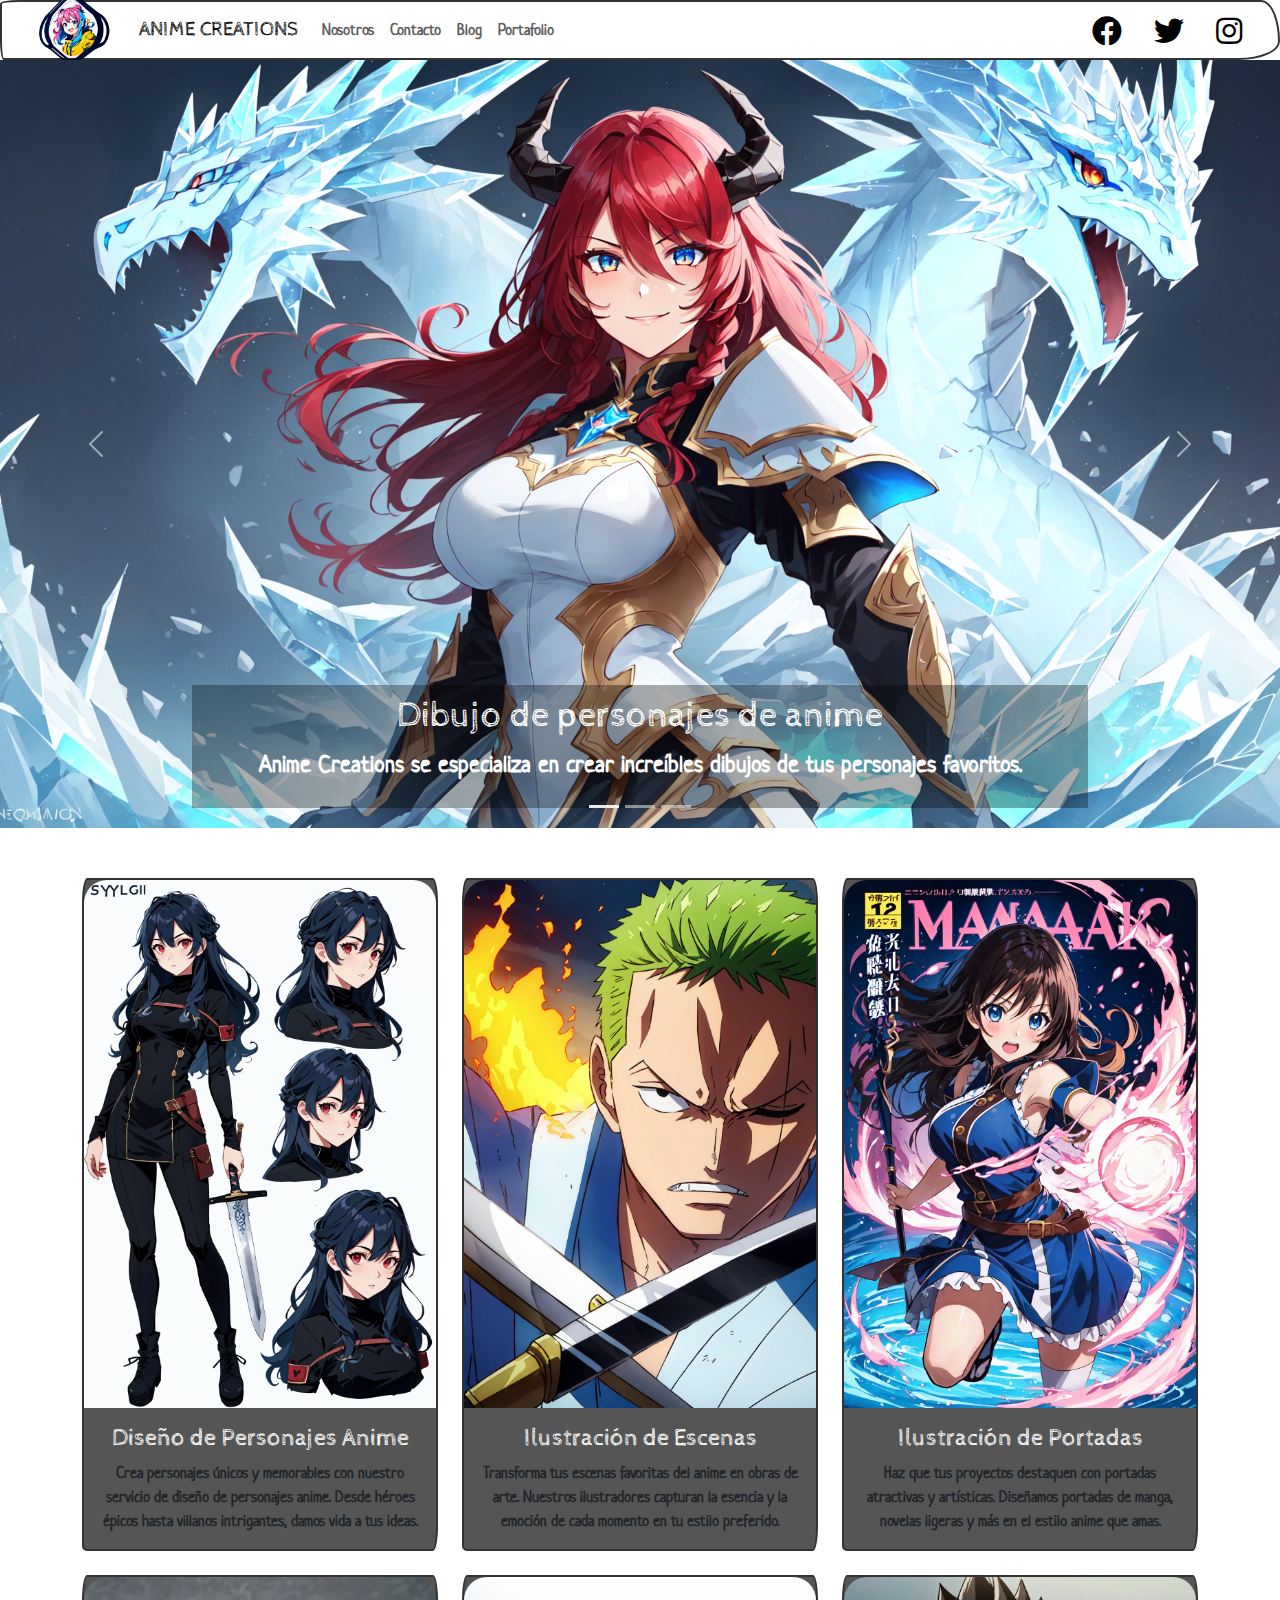
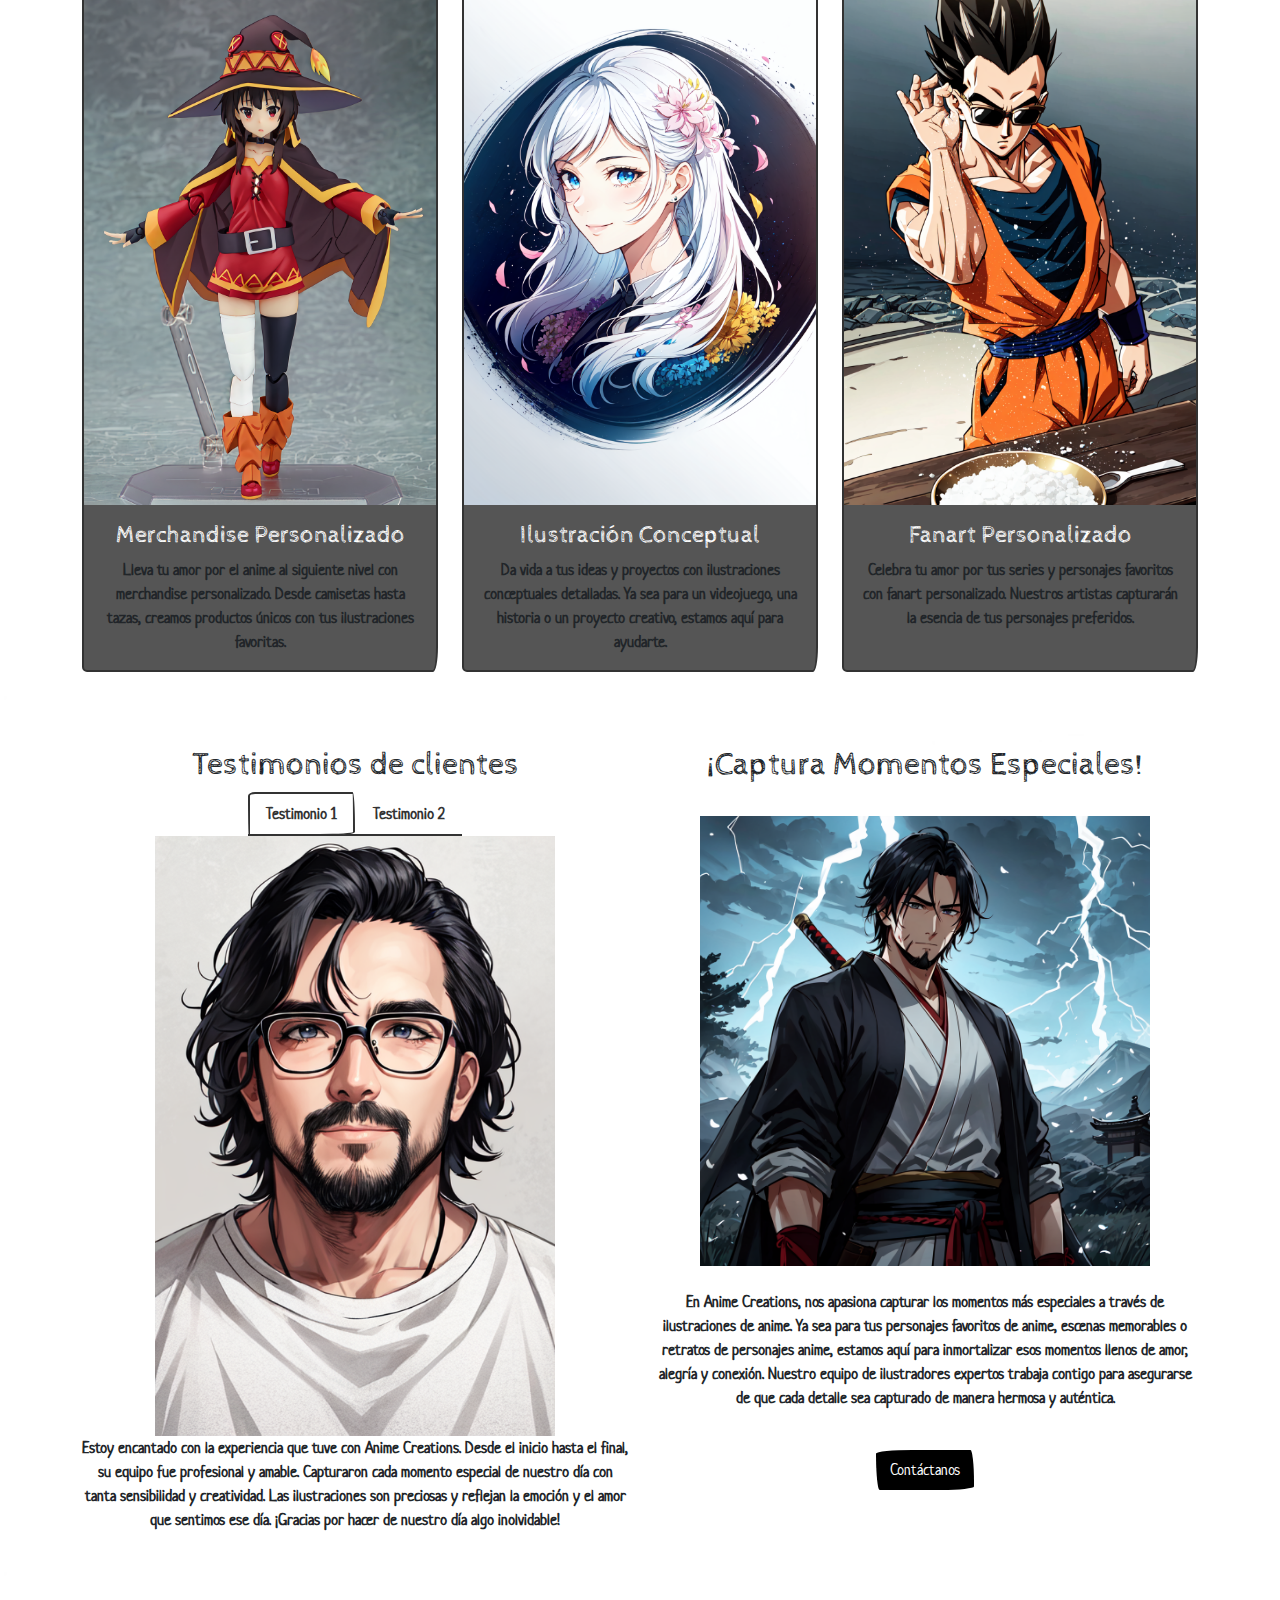
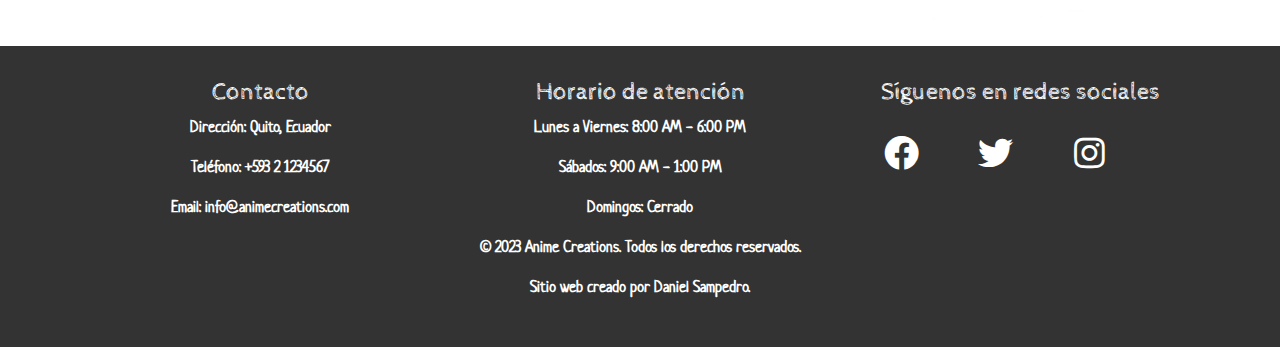
<file: index.html>
<!DOCTYPE html>
<html lang="en">

<head>
    <meta charset="UTF-8">
    <title>index</title>
    <link rel="stylesheet" href="styles/bootstrap.css">
    <link rel="stylesheet" href="https://cdnjs.cloudflare.com/ajax/libs/font-awesome/5.15.3/css/all.min.css">
    <link rel="icon" href="images/logo.png" type="image/x-icon">
    <link rel="stylesheet" href="styles/styles.css">
</head>
<body>
    <nav class="navbar navbar-expand-lg navbar-light bg-light">
        <div class="container-fluid">
            <a class="navbar-brand" href="index.html">
                <img src="images/logo.png" alt="Anime Creations" class="navbar-logo">
                ANIME CREATIONS
            </a>
            <button class="navbar-toggler" type="button" data-bs-toggle="collapse" data-bs-target="#navbarColor01" aria-controls="navbarColor01" aria-expanded="false" aria-label="Toggle navigation">
                <span class="navbar-toggler-icon"></span>
            </button>
            <div class="collapse navbar-collapse" id="navbarColor01">
                <ul class="navbar-nav me-auto justify-content-end">
                    <li class="nav-item">
                        <a class="nav-link" href="nosotros.html">Nosotros</a>
                    </li>
                    <li class="nav-item">
                        <a class="nav-link" href="contacto.html">Contacto</a>
                    </li>
                    <li class="nav-item">
                        <a class="nav-link" href="blog.html">Blog</a>
                    </li>
                    <li class="nav-item">
                        <a class="nav-link" href="portafolio.html">Portafolio</a>
                    </li>
                </ul>
                <ul class="navbar-nav ml-auto justify-content-end align-items-center lista">
                    <li>
                        <a href="#" class="nav-link me-3"><i class="fab fa-facebook"></i></a>
                    </li>
                    <li>
                        <a href="#" class="nav-link me-3"><i class="fab fa-twitter"></i></a>
                    </li>
                    <li>
                        <a href="#" class="nav-link me-3"><i class="fab fa-instagram"></i></a>
                    </li>
                </ul>
            </div>
        </div>
    </nav>
<div id="carouselExampleIndicators" class="carousel slide" data-bs-ride="carousel">
    <ol class="carousel-indicators">
        <li data-bs-target="#carouselExampleIndicators" data-bs-slide-to="0" class="active"></li>
        <li data-bs-target="#carouselExampleIndicators" data-bs-slide-to="1"></li>
        <li data-bs-target="#carouselExampleIndicators" data-bs-slide-to="2"></li>
    </ol>
    <div class="carousel-inner">
        <div class="carousel-item active">
            <img src="images/home1.png" class="d-block w-100 custom-img" alt="Dibujo de personajes de anime">
            <div class="carousel-caption d-none d-md-block">
                <div class="caption-content">
                    <h5>Dibujo de personajes de anime</h5>
                    <p>Anime Creations se especializa en crear increíbles dibujos de tus personajes favoritos.</p>
                </div>
            </div>
        </div>
        <div class="carousel-item">
            <img src="images/home2.png" class="d-block w-100 custom-img" alt="Dibujo de paisajes anime">
            <div class="carousel-caption d-none d-md-block">
                <div class="caption-content">
                    <h5>Dibujo de paisajes anime</h5>
                    <p>Explora nuestros paisajes anime detallados y sumérgete en mundos imaginarios.</p>
                </div>
            </div>
        </div>
        <div class="carousel-item">
            <img src="images/home3.png" class="d-block w-100 custom-img" alt="Dibujo de fanart">
            <div class="carousel-caption d-none d-md-block">
                <div class="caption-content">
                    <h5>Fanart inspirado en anime</h5>
                    <p>Descubre nuestra colección de fanart que rinde homenaje a tus series y personajes favoritos.</p>
                </div>
            </div>
        </div>
    </div>
    <a class="carousel-control-prev" href="#carouselExampleIndicators" role="button" data-bs-slide="prev">
        <span class="carousel-control-prev-icon" aria-hidden="true"></span>
        <span class="visually-hidden">Previous</span>
    </a>
    <a class="carousel-control-next" href="#carouselExampleIndicators" role="button" data-bs-slide="next">
        <span class="carousel-control-next-icon" aria-hidden="true"></span>
        <span class="visually-hidden">Next</span>
    </a>
</div>



<div class="divider">
    <img src="images/divss.jpg" alt="Imagen Divisoria">
</div>
<div class="container">
    <div class="row">
        <div class="col-md-4 mb-4">
            <div class="card bg-secondary h-100">
                <img src="images/home4.png" class="card-img-top" alt="Ilustración de Personajes de Anime">
                <div class="card-body text-center">
                    <h4 class="card-title">Diseño de Personajes Anime</h4>
                    <p class="card-text">Crea personajes únicos y memorables con nuestro servicio de diseño de personajes anime. Desde héroes épicos hasta villanos intrigantes, damos vida a tus ideas.</p>
                </div>
            </div>
        </div>
        <div class="col-md-4 mb-4">
            <div class="card bg-secondary h-100">
                <img src="images/home5.png" class="card-img-top" alt="Ilustración de Escenas de Anime">
                <div class="card-body text-center">
                    <h4 class="card-title">Ilustración de Escenas</h4>
                    <p class="card-text">Transforma tus escenas favoritas del anime en obras de arte. Nuestros ilustradores capturan la esencia y la emoción de cada momento en tu estilo preferido.</p>
                </div>
            </div>
        </div>
        <div class="col-md-4 mb-4">
            <div class="card bg-secondary h-100">
                <img src="images/home6.png" class="card-img-top" alt="Ilustración de Portadas Anime">
                <div class="card-body text-center">
                    <h4 class="card-title">Ilustración de Portadas</h4>
                    <p class="card-text">Haz que tus proyectos destaquen con portadas atractivas y artísticas. Diseñamos portadas de manga, novelas ligeras y más en el estilo anime que amas.</p>
                </div>
            </div>
        </div>
        <div class="col-md-4 mb-4">
            <div class="card bg-secondary h-100">
                <img src="images/home7.png" class="card-img-top" alt="Ilustración de Merchandise Anime">
                <div class="card-body text-center">
                    <h4 class="card-title">Merchandise Personalizado</h4>
                    <p class="card-text">Lleva tu amor por el anime al siguiente nivel con merchandise personalizado. Desde camisetas hasta tazas, creamos productos únicos con tus ilustraciones favoritas.</p>
                </div>
            </div>
        </div>
        <div class="col-md-4 mb-4">
            <div class="card bg-secondary h-100">
                <img src="images/home8.png" class="card-img-top" alt="Ilustración Conceptual Anime">
                <div class="card-body text-center">
                    <h4 class="card-title">Ilustración Conceptual</h4>
                    <p class="card-text">Da vida a tus ideas y proyectos con ilustraciones conceptuales detalladas. Ya sea para un videojuego, una historia o un proyecto creativo, estamos aquí para ayudarte.</p>
                </div>
            </div>
        </div>
        <div class="col-md-4 mb-4">
            <div class="card bg-secondary h-100">
                <img src="images/home9.png" class="card-img-top" alt="Fanart Anime">
                <div class="card-body text-center">
                    <h4 class="card-title">Fanart Personalizado</h4>
                    <p class="card-text">Celebra tu amor por tus series y personajes favoritos con fanart personalizado. Nuestros artistas capturarán la esencia de tus personajes preferidos.</p>
                </div>
            </div>
        </div>
    </div>
</div>
<div class="divider">
    <img src="images/divss.jpg" alt="Imagen Divisoria">
</div>

<div class="container">
    <div class="row">
        <div class="col-md-6 mb-4 d-flex flex-column align-items-center">
            <h2>Testimonios de clientes</h2>
            <ul class="nav nav-tabs" role="tablist">
                <li class="nav-item" role="presentation">
                    <a class="nav-link active" data-bs-toggle="tab" href="#home" aria-selected="true" role="tab">Testimonio 1</a>
                </li>
                <li class="nav-item" role="presentation">
                    <a class="nav-link" data-bs-toggle="tab" href="#profile" aria-selected="false" tabindex="-1" role="tab">Testimonio 2</a>
                </li>
            </ul>
            <div id="myTabContent" class="tab-content">
                <div class="tab-pane fade show active" id="home" role="tabpanel">
                    <img src="images/cliente_juan.png" alt="Imagen del cliente 1" class="img-center" style="height: 600px;">
                    <p class="text-center">Estoy encantado con la experiencia que tuve con Anime Creations. Desde el inicio hasta el final, su equipo fue profesional y amable. Capturaron cada momento especial de nuestro día con tanta sensibilidad y creatividad. Las ilustraciones son preciosas y reflejan la emoción y el amor que sentimos ese día. ¡Gracias por hacer de nuestro día algo inolvidable!</p>
                </div>
                <div class="tab-pane fade" id="profile" role="tabpanel">
                    <img src="images/cliente_laura.png" alt="Imagen del cliente 2" class="img-center" style="height: 600px;">
                    <p class="text-center">Contraté a Anime Creations para una sesión de ilustraciones individuales y quedé impresionado con los resultados. Su equipo no solo tiene un ojo increíble para la composición, sino que también hizo que me sintiera relajado y cómodo durante toda la sesión. Las ilustraciones capturan mi personalidad de una manera única y especial. Sin duda recomendaría sus servicios a mis amigos y familiares.</p>
                </div>
            </div>
        </div>
        <div class="col-md-6 mt-10 d-flex flex-column align-items-center">
            <h2>¡Captura Momentos Especiales!</h2>
            <img src="images/home10.png" alt="Imagen de momentos especiales" class="img-center mt-4" style="height: 450px;">
            <p class="text-center mt-4">En Anime Creations, nos apasiona capturar los momentos más especiales a través de ilustraciones de anime. Ya sea para tus personajes favoritos de anime, escenas memorables o retratos de personajes anime, estamos aquí para inmortalizar esos momentos llenos de amor, alegría y conexión. Nuestro equipo de ilustradores expertos trabaja contigo para asegurarse de que cada detalle sea capturado de manera hermosa y auténtica.</p>
            <button type="button" class="btn btn-center mt-4 b-contactanos">Contáctanos</button>
        </div>
    </div>
</div>
<div class="divider">
    <img src="images/divss.jpg" alt="Imagen Divisoria">
</div>
<footer class="footer bg-primary text-white text-center mt-4 custom-footer">
    <div class="container">
        <div class="row">
            <div class="col-md-4">
                <h4>Contacto</h4>
                <p>Dirección: Quito, Ecuador</p>
                <p>Teléfono: +593 2 1234567</p>
                <p>Email: info@animecreations.com</p>
            </div>
            <div class="col-md-4">
                <h4>Horario de atención</h4>
                <p>Lunes a Viernes: 8:00 AM - 6:00 PM</p>
                <p>Sábados: 9:00 AM - 1:00 PM</p>
                <p>Domingos: Cerrado</p>
            </div>
            <div class="col-md-4">
                <h4>Síguenos en redes sociales</h4>
                <div class="social-icons">
                    <a href="#" class="fab fa-facebook"></a>
                    <a href="#" class="fab fa-twitter"></a>
                    <a href="#" class="fab fa-instagram"></a>
                </div>
            </div>
        </div>
        <div class="row">
            <div class="col-md-12">
                <p>&copy; 2023 Anime Creations. Todos los derechos reservados.</p>
            </div>
            <div class="col-md-12">
                <p>Sitio web creado por Daniel Sampedro.</p>
            </div>
        </div>
    </div>
</footer>



<script src="https://cdn.jsdelivr.net/npm/bootstrap@5.3.0/dist/js/bootstrap.bundle.min.js" integrity="sha384-geWF76RCwLtnZ8qwWowPQNguL3RmwHVBC9FhGdlKrxdiJJigb/j/68SIy3Te4Bkz" crossorigin="anonymous"></script>
</body>
</html>
</file>
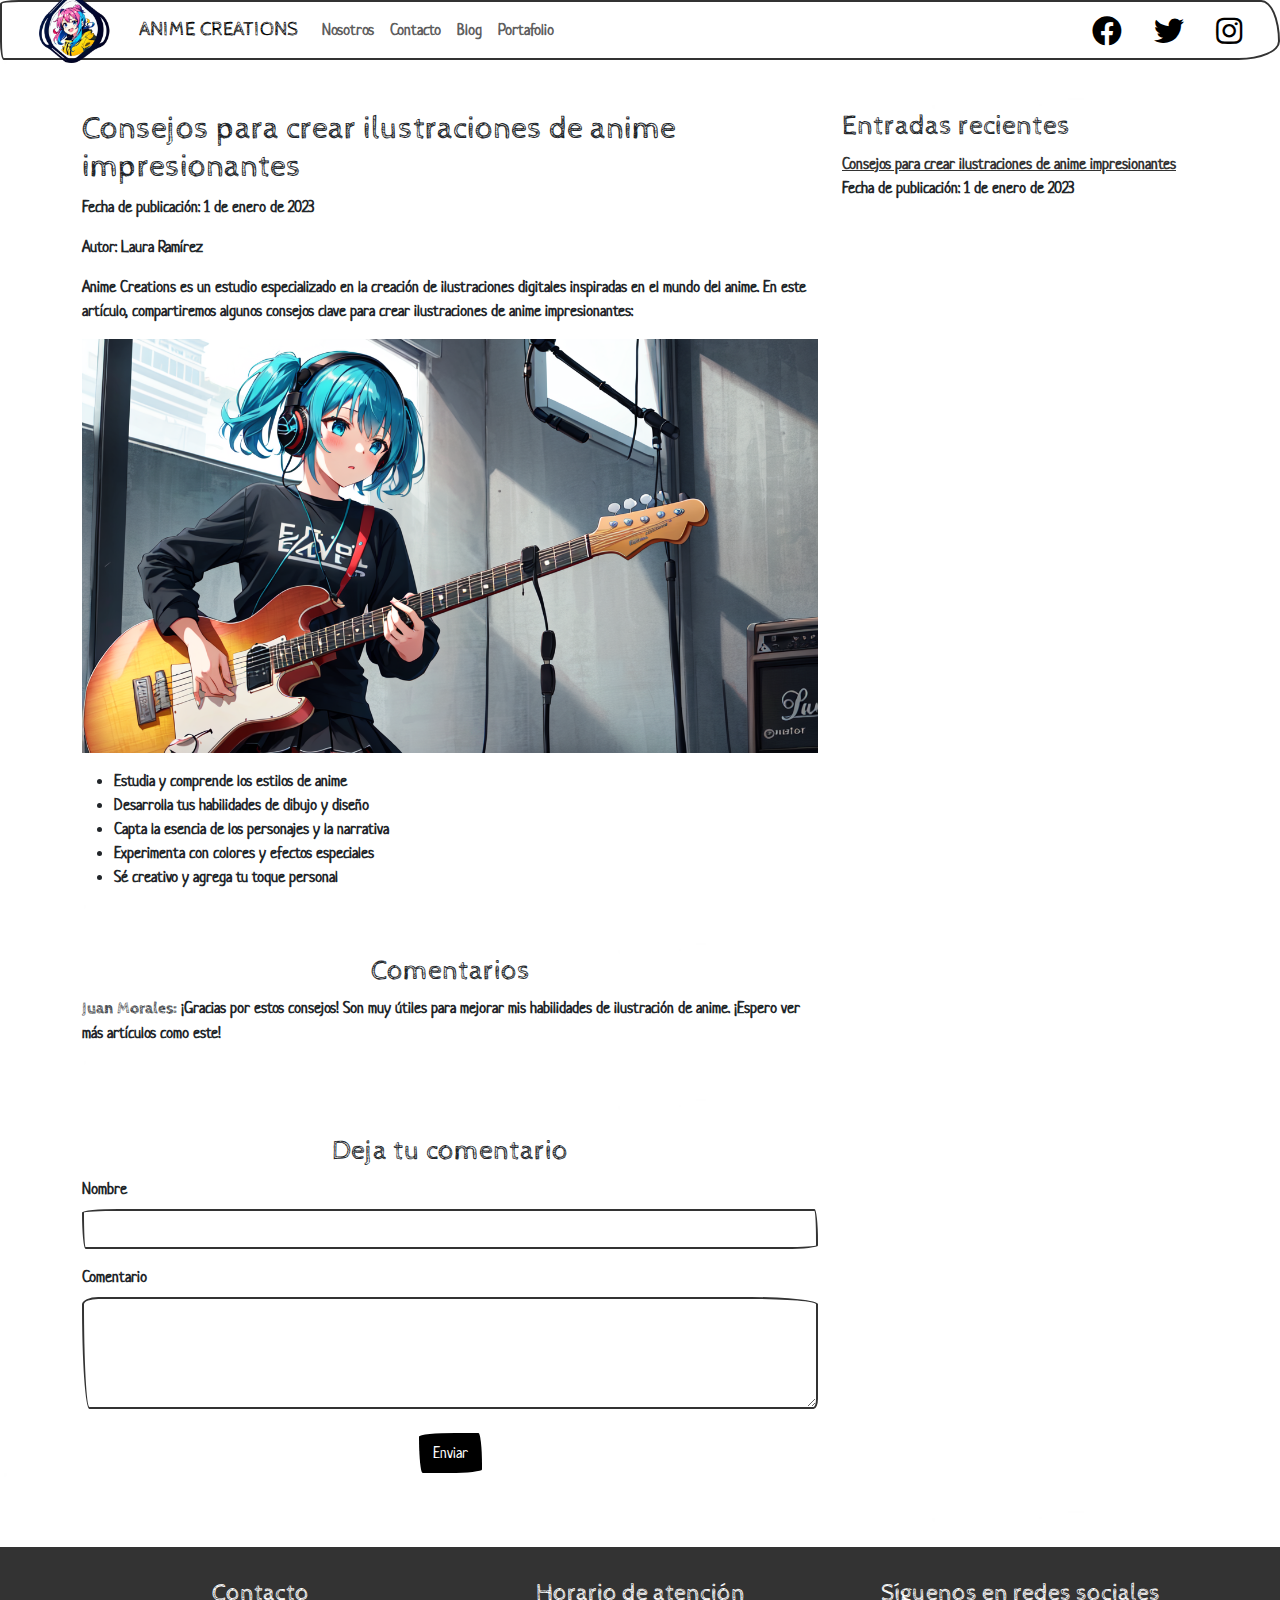
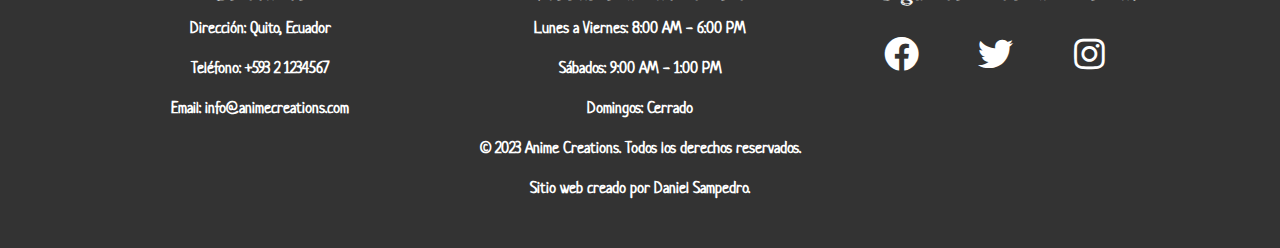
<file: blog.html>
<!DOCTYPE html>
<html lang="en">
<head>
    <meta charset="UTF-8">
    <title>blog</title>
    <link rel="stylesheet" href="styles/bootstrap.css">
    <link rel="stylesheet" href="https://cdnjs.cloudflare.com/ajax/libs/font-awesome/5.15.3/css/all.min.css">
    <link rel="icon" href="images/logo.png" type="image/x-icon">
    <link rel="stylesheet" href="styles/styles.css">
</head>
<body>
<nav class="navbar navbar-expand-lg navbar-light bg-light">
    <div class="container-fluid">
        <a class="navbar-brand" href="index.html">
            <img src="images/logo.png" alt="Anime Creations" class="navbar-logo">
            ANIME CREATIONS
        </a>
        <button class="navbar-toggler" type="button" data-bs-toggle="collapse" data-bs-target="#navbarColor01" aria-controls="navbarColor01" aria-expanded="false" aria-label="Toggle navigation">
            <span class="navbar-toggler-icon"></span>
        </button>
        <div class="collapse navbar-collapse" id="navbarColor01">
            <ul class="navbar-nav me-auto justify-content-end">
                <li class="nav-item">
                    <a class="nav-link" href="nosotros.html">Nosotros</a>
                </li>
                <li class="nav-item">
                    <a class="nav-link" href="contacto.html">Contacto</a>
                </li>
                <li class="nav-item">
                    <a class="nav-link" href="blog.html">Blog</a>
                </li>
                <li class="nav-item">
                    <a class="nav-link" href="portafolio.html">Portafolio</a>
                </li>
            </ul>
            <ul class="navbar-nav ml-auto justify-content-end align-items-center lista">
                <li>
                    <a href="#" class="nav-link me-3"><i class="fab fa-facebook"></i></a>
                </li>
                <li>
                    <a href="#" class="nav-link me-3"><i class="fab fa-twitter"></i></a>
                </li>
                <li>
                    <a href="#" class="nav-link me-3"><i class="fab fa-instagram"></i></a>
                </li>
            </ul>
        </div>
    </div>
</nav>
<div class="divider">
    <img src="images/divss.jpg" alt="Imagen Divisoria">
</div>

<div class="container">
    <div class="row">
        <div class="col-lg-8 mx-auto">
            <article class="blog-entry d-flex flex-row align-items-center">
                <div>
                    <h2>Consejos para crear ilustraciones de anime impresionantes</h2>
                    <p>Fecha de publicación: 1 de enero de 2023</p>
                    <p>Autor: Laura Ramírez</p>
                    <p>Anime Creations es un estudio especializado en la creación de ilustraciones digitales inspiradas en el mundo del anime. En este artículo, compartiremos algunos consejos clave para crear ilustraciones de anime impresionantes:</p>
                    <div class="img-center mb-3">
                        <img src="images/blog1.png" alt="Imagen del artículo" class="img-fluid ml-4">
                    </div>
                    <ul>
                        <li>Estudia y comprende los estilos de anime</li>
                        <li>Desarrolla tus habilidades de dibujo y diseño</li>
                        <li>Capta la esencia de los personajes y la narrativa</li>
                        <li>Experimenta con colores y efectos especiales</li>
                        <li>Sé creativo y agrega tu toque personal</li>
                    </ul>
                    <div class="divider">
                        <img src="images/divss.jpg" alt="Imagen Divisoria">
                    </div>
                    <div class="comments">
                        <h3 class="text-center">Comentarios</h3>
                        <div class="comment">
                            <p><strong>Juan Morales:</strong> ¡Gracias por estos consejos! Son muy útiles para mejorar mis habilidades de ilustración de anime. ¡Espero ver más artículos como este!</p>
                        </div>
                    </div>
                    <div class="divider">
                        <img src="images/divss.jpg" alt="Imagen Divisoria">
                    </div>
                    <div class="comment-form mt-4">
                        <h3 class="text-center">Deja tu comentario</h3>
                        <form>
                            <div class="mb-3">
                                <label for="name" class="form-label">Nombre</label>
                                <input type="text" class="form-control" id="name" required>
                            </div>
                            <div class="mb-3">
                                <label for="comment" class="form-label">Comentario</label>
                                <textarea class="form-control" id="comment" rows="4" required></textarea>
                            </div>
                            <button type="submit" class="btn btn-center mt-4 b-contactanos" style="background-color: gold;">Enviar</button>
                        </form>
                    </div>
                </div>
            </article>
        </div>
        <div class="col-lg-4 mt-5 mt-lg-0 mx-auto">
            <aside class="blog-sidebar">
                <h3>Entradas recientes</h3>
                <ul class="list-unstyled">
                    <li>
                        <a href="#">Consejos para crear ilustraciones de anime impresionantes</a>
                        <p>Fecha de publicación: 1 de enero de 2023</p>
                    </li>
                </ul>
            </aside>
        </div>
    </div>
</div>

<div class="divider">
    <img src="images/divss.jpg" alt="Imagen Divisoria">
</div>


<footer class="footer bg-primary text-white text-center mt-4 custom-footer">
    <div class="container">
        <div class="row">
            <div class="col-md-4">
                <h4>Contacto</h4>
                <p>Dirección: Quito, Ecuador</p>
                <p>Teléfono: +593 2 1234567</p>
                <p>Email: info@animecreations.com</p>
            </div>
            <div class="col-md-4">
                <h4>Horario de atención</h4>
                <p>Lunes a Viernes: 8:00 AM - 6:00 PM</p>
                <p>Sábados: 9:00 AM - 1:00 PM</p>
                <p>Domingos: Cerrado</p>
            </div>
            <div class="col-md-4">
                <h4>Síguenos en redes sociales</h4>
                <div class="social-icons">
                    <a href="#" class="fab fa-facebook"></a>
                    <a href="#" class="fab fa-twitter"></a>
                    <a href="#" class="fab fa-instagram"></a>
                </div>
            </div>
        </div>
        <div class="row">
            <div class="col-md-12">
                <p>&copy; 2023 Anime Creations. Todos los derechos reservados.</p>
            </div>
            <div class="col-md-12">
                <p>Sitio web creado por Daniel Sampedro.</p>
            </div>
        </div>
    </div>
</footer>
</body>
</html>
</file>
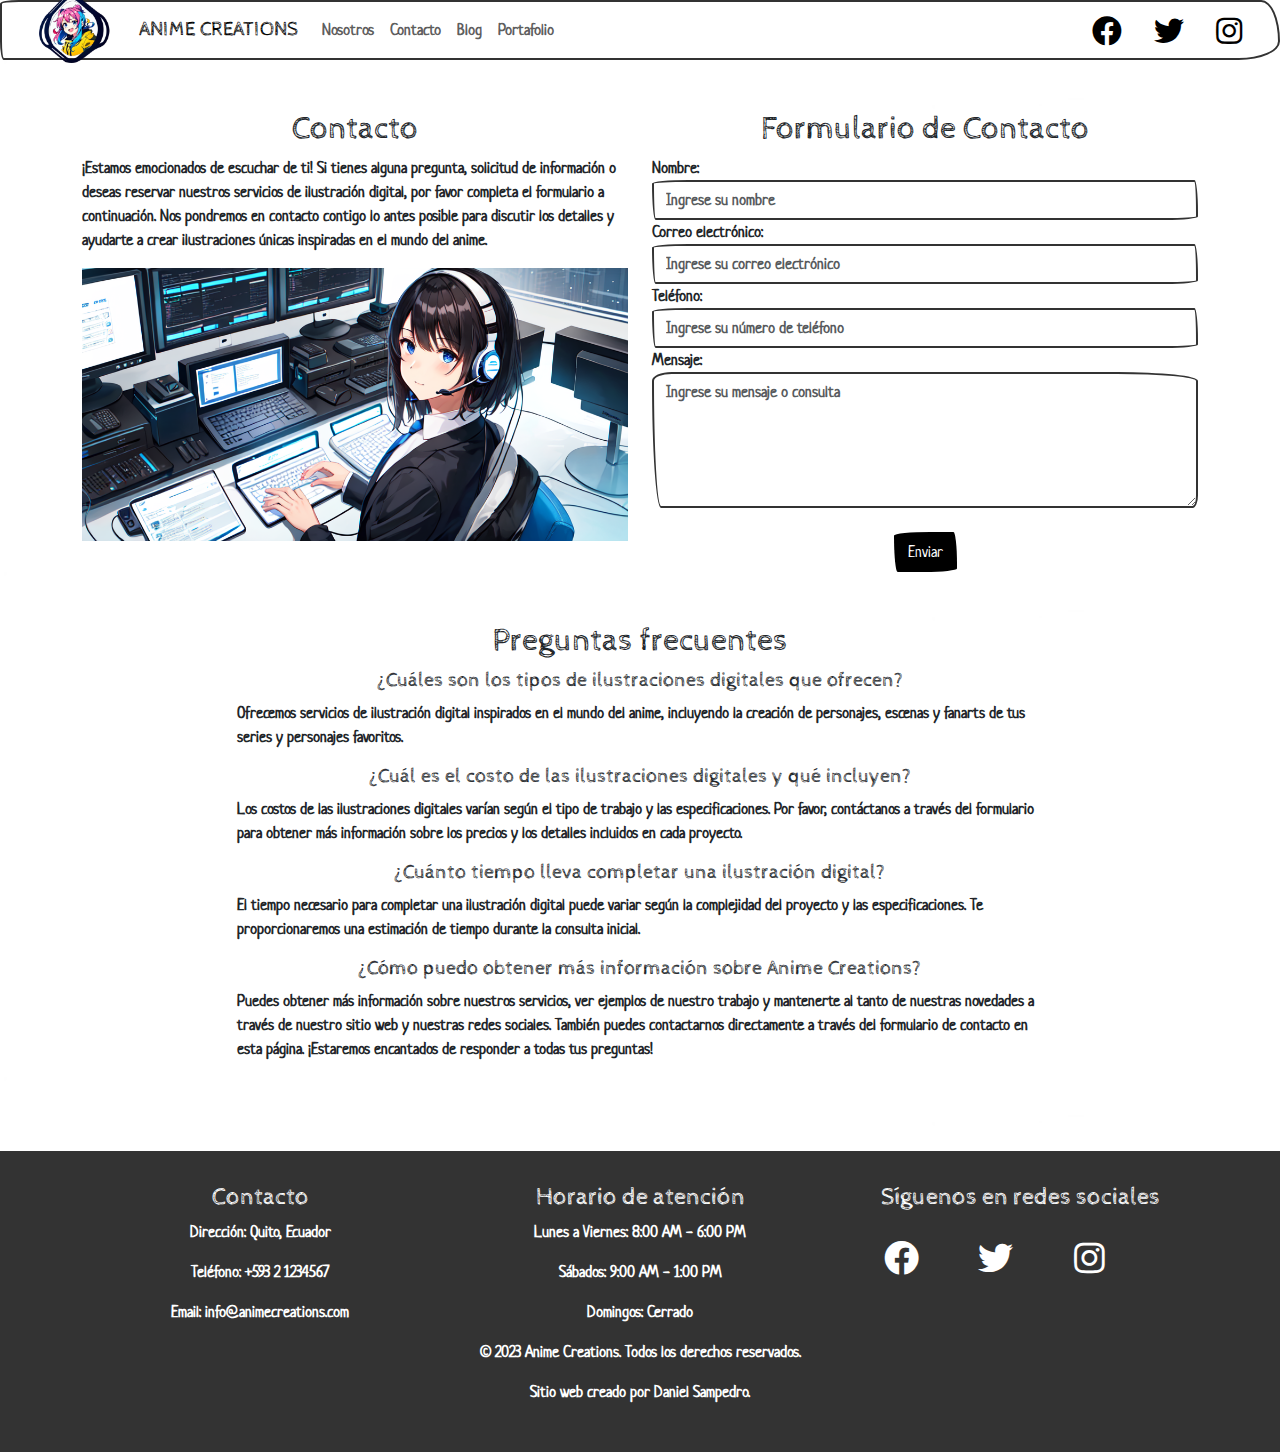
<file: contacto.html>
<!DOCTYPE html>
<html lang="en">
<head>
    <meta charset="UTF-8">
    <title>contacto</title>
    <link rel="stylesheet" href="styles/bootstrap.css">
    <link rel="stylesheet" href="https://cdnjs.cloudflare.com/ajax/libs/font-awesome/5.15.3/css/all.min.css">
    <link rel="icon" href="images/logo.png" type="image/x-icon">
    <link rel="stylesheet" href="styles/styles.css">
</head>
<body>
    <nav class="navbar navbar-expand-lg navbar-light bg-light">
        <div class="container-fluid">
            <a class="navbar-brand" href="index.html">
                <img src="images/logo.png" alt="Anime Creations" class="navbar-logo">
                ANIME CREATIONS
            </a>
            <button class="navbar-toggler" type="button" data-bs-toggle="collapse" data-bs-target="#navbarColor01" aria-controls="navbarColor01" aria-expanded="false" aria-label="Toggle navigation">
                <span class="navbar-toggler-icon"></span>
            </button>
            <div class="collapse navbar-collapse" id="navbarColor01">
                <ul class="navbar-nav me-auto justify-content-end">
                    <li class="nav-item">
                        <a class="nav-link" href="nosotros.html">Nosotros</a>
                    </li>
                    <li class="nav-item">
                        <a class="nav-link" href="contacto.html">Contacto</a>
                    </li>
                    <li class="nav-item">
                        <a class="nav-link" href="blog.html">Blog</a>
                    </li>
                    <li class="nav-item">
                        <a class="nav-link" href="portafolio.html">Portafolio</a>
                    </li>
                </ul>
                <ul class="navbar-nav ml-auto justify-content-end align-items-center lista">
                    <li>
                        <a href="#" class="nav-link me-3"><i class="fab fa-facebook"></i></a>
                    </li>
                    <li>
                        <a href="#" class="nav-link me-3"><i class="fab fa-twitter"></i></a>
                    </li>
                    <li>
                        <a href="#" class="nav-link me-3"><i class="fab fa-instagram"></i></a>
                    </li>
                </ul>
            </div>
        </div>
    </nav>



<div class="divider">
    <img src="images/divss.jpg" alt="Imagen Divisoria">
</div>

<div class="container">
    <section class="row">
        <div class="col-md-6 mx-auto">
            <h2 class="text-center">Contacto</h2>
            <p>¡Estamos emocionados de escuchar de ti! Si tienes alguna pregunta, solicitud de información o deseas reservar nuestros servicios de ilustración digital, por favor completa el formulario a continuación. Nos pondremos en contacto contigo lo antes posible para discutir los detalles y ayudarte a crear ilustraciones únicas inspiradas en el mundo del anime.</p>
            <img src="images/contacto1.png" alt="Imagen de contacto" class="img-fluid">
        </div>
        <div class="col-md-6 mx-auto">
            <h2 class="text-center">Formulario de Contacto</h2>
            <form>
                <div class="form-group">
                    <label for="nombre">Nombre:</label>
                    <input type="text" class="form-control" id="nombre" placeholder="Ingrese su nombre">
                </div>
                <div class="form-group">
                    <label for="email">Correo electrónico:</label>
                    <input type="email" class="form-control" id="email" placeholder="Ingrese su correo electrónico">
                </div>
                <div class="form-group">
                    <label for="telefono">Teléfono:</label>
                    <input type="tel" class="form-control" id="telefono" placeholder="Ingrese su número de teléfono">
                </div>
                <div class="form-group">
                    <label for="mensaje">Mensaje:</label>
                    <textarea class="form-control" id="mensaje" rows="5" placeholder="Ingrese su mensaje o consulta"></textarea>
                </div>
                <div class="text-center">
                    <button type="button" class="btn btn-center mt-4 b-contactanos">Enviar</button>
                </div>
            </form>
        </div>
    </section>
</div>

<div class="divider">
    <img src="images/divss.jpg" alt="Imagen Divisoria">
</div>

<section class="row justify-content-center">
    <div class="col-md-8">
        <h2 class="text-center">Preguntas frecuentes</h2>
        <div style="margin-left: 20px; margin-right: 20px;">
            <h5 class="text-center">¿Cuáles son los tipos de ilustraciones digitales que ofrecen?</h5>
            <p>Ofrecemos servicios de ilustración digital inspirados en el mundo del anime, incluyendo la creación de personajes, escenas y fanarts de tus series y personajes favoritos.</p>

            <h5 class="text-center">¿Cuál es el costo de las ilustraciones digitales y qué incluyen?</h5>
            <p>Los costos de las ilustraciones digitales varían según el tipo de trabajo y las especificaciones. Por favor, contáctanos a través del formulario para obtener más información sobre los precios y los detalles incluidos en cada proyecto.</p>

            <h5 class="text-center">¿Cuánto tiempo lleva completar una ilustración digital?</h5>
            <p>El tiempo necesario para completar una ilustración digital puede variar según la complejidad del proyecto y las especificaciones. Te proporcionaremos una estimación de tiempo durante la consulta inicial.</p>

            <h5 class="text-center">¿Cómo puedo obtener más información sobre Anime Creations?</h5>
            <p>Puedes obtener más información sobre nuestros servicios, ver ejemplos de nuestro trabajo y mantenerte al tanto de nuestras novedades a través de nuestro sitio web y nuestras redes sociales. También puedes contactarnos directamente a través del formulario de contacto en esta página. ¡Estaremos encantados de responder a todas tus preguntas!</p>
        </div>
    </div>
</section>

<div class="divider">
    <img src="images/divss.jpg" alt="Imagen Divisoria">
</div>


<footer class="footer bg-primary text-white text-center mt-4 custom-footer">
    <div class="container">
        <div class="row">
            <div class="col-md-4">
                <h4>Contacto</h4>
                <p>Dirección: Quito, Ecuador</p>
                <p>Teléfono: +593 2 1234567</p>
                <p>Email: info@animecreations.com</p>
            </div>
            <div class="col-md-4">
                <h4>Horario de atención</h4>
                <p>Lunes a Viernes: 8:00 AM - 6:00 PM</p>
                <p>Sábados: 9:00 AM - 1:00 PM</p>
                <p>Domingos: Cerrado</p>
            </div>
            <div class="col-md-4">
                <h4>Síguenos en redes sociales</h4>
                <div class="social-icons">
                    <a href="#" class="fab fa-facebook"></a>
                    <a href="#" class="fab fa-twitter"></a>
                    <a href="#" class="fab fa-instagram"></a>
                </div>
            </div>
        </div>
        <div class="row">
            <div class="col-md-12">
                <p>&copy; 2023 Anime Creations. Todos los derechos reservados.</p>
            </div>
            <div class="col-md-12">
                <p>Sitio web creado por Daniel Sampedro.</p>
            </div>
        </div>
    </div>
</footer>
</body>
</html>
</file>
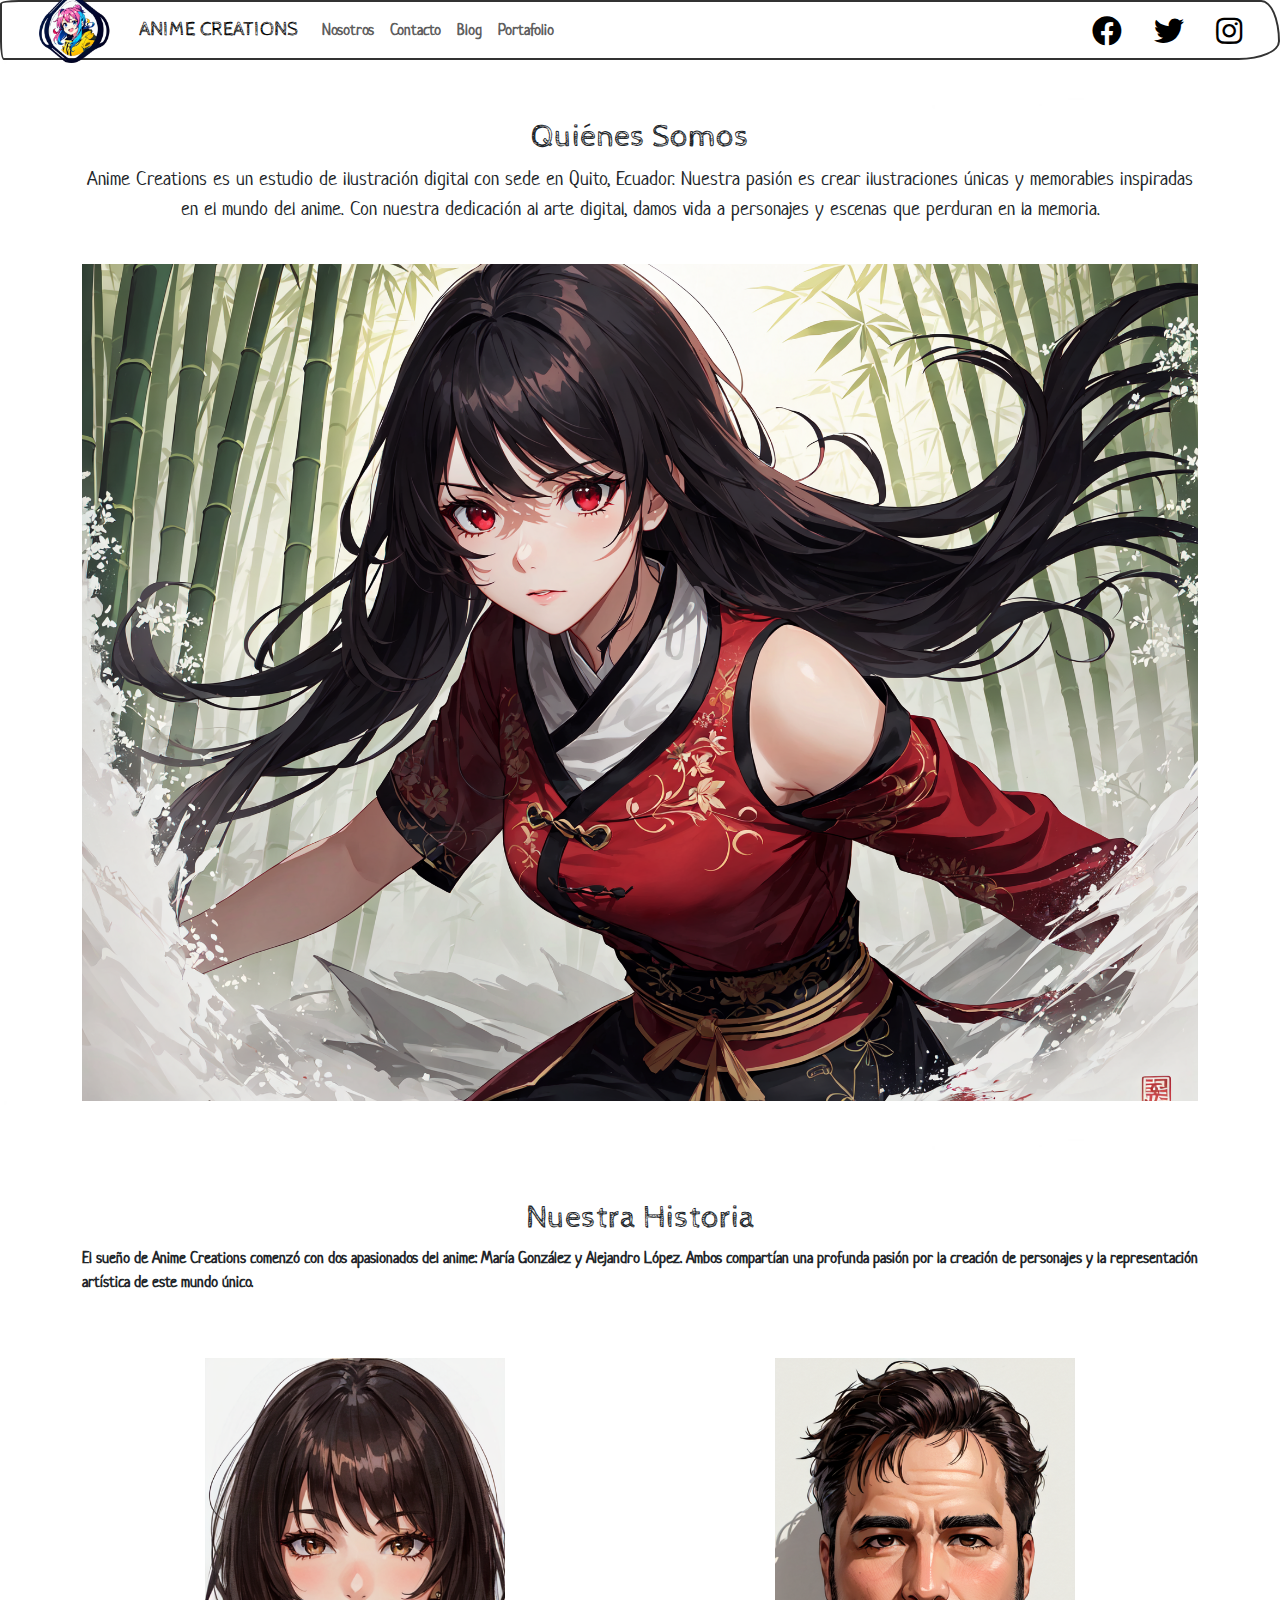
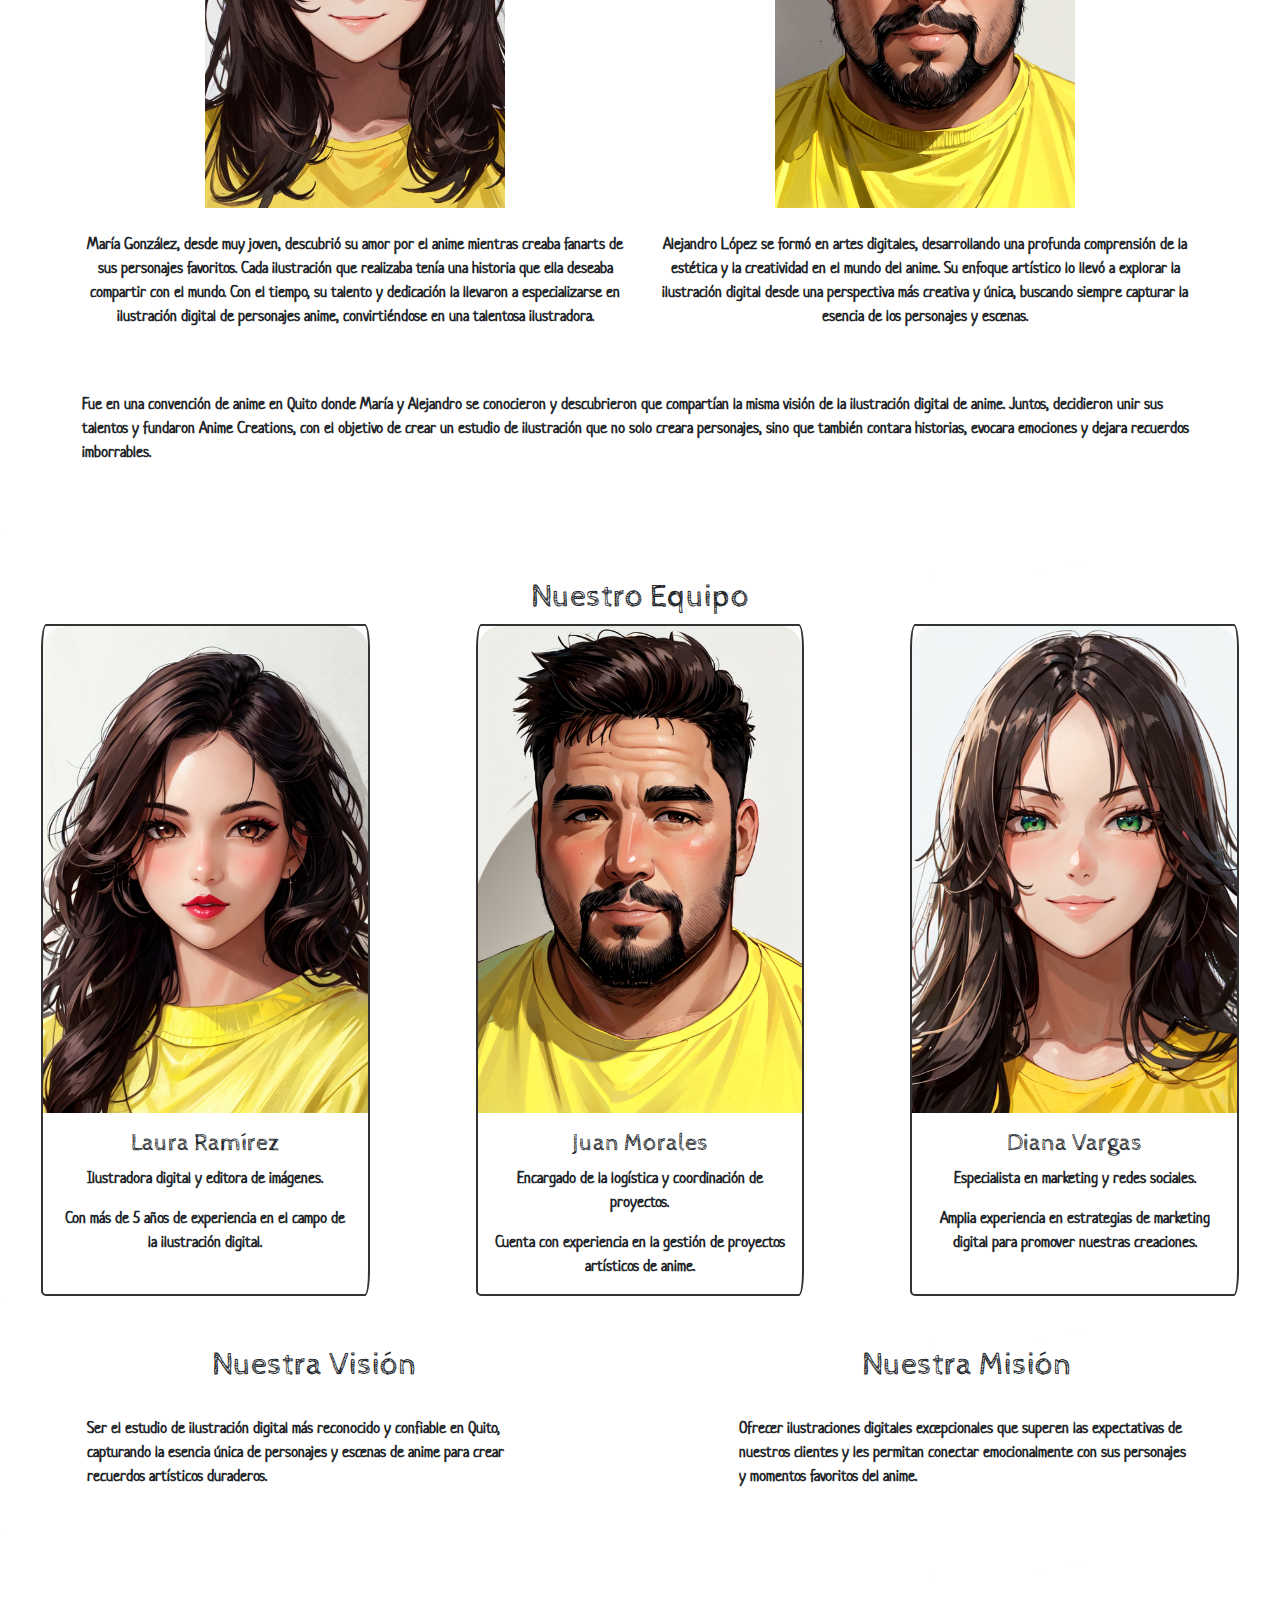
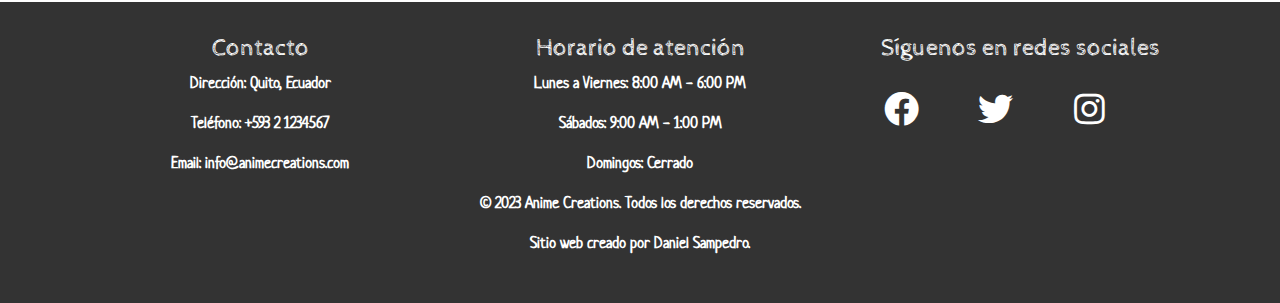
<file: nosotros.html>
<!DOCTYPE html>
<html lang="en">
<head>
    <meta charset="UTF-8">
    <title>nosotros</title>
    <link rel="stylesheet" href="styles/bootstrap.css">
    <link rel="stylesheet" href="https://cdnjs.cloudflare.com/ajax/libs/font-awesome/5.15.3/css/all.min.css">
    <link rel="icon" href="images/logo.png" type="image/x-icon">
    <link rel="stylesheet" href="styles/styles.css">
</head>
<body>

    <nav class="navbar navbar-expand-lg navbar-light bg-light">
        <div class="container-fluid">
            <a class="navbar-brand" href="index.html">
                <img src="images/logo.png" alt="Anime Creations" class="navbar-logo">
                ANIME CREATIONS
            </a>
            <button class="navbar-toggler" type="button" data-bs-toggle="collapse" data-bs-target="#navbarColor01" aria-controls="navbarColor01" aria-expanded="false" aria-label="Toggle navigation">
                <span class="navbar-toggler-icon"></span>
            </button>
            <div class="collapse navbar-collapse" id="navbarColor01">
                <ul class="navbar-nav me-auto justify-content-end">
                    <li class="nav-item">
                        <a class="nav-link" href="nosotros.html">Nosotros</a>
                    </li>
                    <li class="nav-item">
                        <a class="nav-link" href="contacto.html">Contacto</a>
                    </li>
                    <li class="nav-item">
                        <a class="nav-link" href="blog.html">Blog</a>
                    </li>
                    <li class="nav-item">
                        <a class="nav-link" href="portafolio.html">Portafolio</a>
                    </li>
                </ul>
                <ul class="navbar-nav ml-auto justify-content-end align-items-center lista">
                    <li>
                        <a href="#" class="nav-link me-3"><i class="fab fa-facebook"></i></a>
                    </li>
                    <li>
                        <a href="#" class="nav-link me-3"><i class="fab fa-twitter"></i></a>
                    </li>
                    <li>
                        <a href="#" class="nav-link me-3"><i class="fab fa-instagram"></i></a>
                    </li>
                </ul>
            </div>
        </div>
    </nav>
<div class="divider">
    <img src="images/divss.jpg" alt="Imagen Divisoria">
</div>
<div class="container text-center">
    <h2 class="mt-2">Quiénes Somos</h2>
    <p class="lead">Anime Creations es un estudio de ilustración digital con sede en Quito, Ecuador. Nuestra pasión es crear ilustraciones únicas y memorables inspiradas en el mundo del anime. Con nuestra dedicación al arte digital, damos vida a personajes y escenas que perduran en la memoria.</p>
    <img src="images/nosotros1.png" alt="Imagen de Anime Creations" class="img-fluid mt-4">
</div>

<div class="divider">
    <img src="images/divss.jpg" alt="Imagen Divisoria">
</div>

<div class="container">
    <section class="py-5">
        <h2 class="text-center">Nuestra Historia</h2>
        <p>El sueño de Anime Creations comenzó con dos apasionados del anime: María González y Alejandro López. Ambos compartían una profunda pasión por la creación de personajes y la representación artística de este mundo único.</p>
    </section>
    <section class="row justify-content-center text-center">
        <div class="col-md-6">
            <img src="images/nosotros2.png" alt="Imagen de María González" class="img-fluid" width="300">
            <p class="mt-4">María González, desde muy joven, descubrió su amor por el anime mientras creaba fanarts de sus personajes favoritos. Cada ilustración que realizaba tenía una historia que ella deseaba compartir con el mundo. Con el tiempo, su talento y dedicación la llevaron a especializarse en ilustración digital de personajes anime, convirtiéndose en una talentosa ilustradora.</p>
        </div>
        <div class="col-md-6">
            <img src="images/nosotros3.png" alt="Imagen de Alejandro López" class="img-fluid" width="300">
            <p class="mt-4">Alejandro López se formó en artes digitales, desarrollando una profunda comprensión de la estética y la creatividad en el mundo del anime. Su enfoque artístico lo llevó a explorar la ilustración digital desde una perspectiva más creativa y única, buscando siempre capturar la esencia de los personajes y escenas.</p>
        </div>
    </section>
    <section class="py-5">
        <p>Fue en una convención de anime en Quito donde María y Alejandro se conocieron y descubrieron que compartían la misma visión de la ilustración digital de anime. Juntos, decidieron unir sus talentos y fundaron Anime Creations, con el objetivo de crear un estudio de ilustración que no solo creara personajes, sino que también contara historias, evocara emociones y dejara recuerdos imborrables.</p>
    </section>
</div>

<div class="divider">
    <img src="images/divss.jpg" alt="Imagen Divisoria">
</div>

<section class="row">
    <h2 class="text-center">Nuestro Equipo</h2>
    <div class="col-md-4">
        <div class="card h-100" style="width: 80%; margin: 0 auto;">
            <img src="images/nosotros4.png" class="card-img-top img-fluid" alt="Imagen de Laura Ramírez">
            <div class="card-body text-center">
                <h4 class="card-title">Laura Ramírez</h4>
                <p class="card-text">Ilustradora digital y editora de imágenes.</p>
                <p class="card-text">Con más de 5 años de experiencia en el campo de la ilustración digital.</p>
            </div>
        </div>
    </div>
    <div class="col-md-4">
        <div class="card h-100" style="width: 80%; margin: 0 auto;">
            <img src="images/nosotros5.png" class="card-img-top img-fluid" alt="Imagen de Juan Morales">
            <div class="card-body text-center">
                <h4 class="card-title">Juan Morales</h4>
                <p class="card-text">Encargado de la logística y coordinación de proyectos.</p>
                <p class="card-text">Cuenta con experiencia en la gestión de proyectos artísticos de anime.</p>
            </div>
        </div>
    </div>
    <div class="col-md-4">
        <div class="card h-100" style="width: 80%; margin: 0 auto;">
            <img src="images/nosotros6.png" class="card-img-top img-fluid" alt="Imagen de Diana Vargas">
            <div class="card-body text-center">
                <h4 class="card-title">Diana Vargas</h4>
                <p class="card-text">Especialista en marketing y redes sociales.</p>
                <p class="card-text">Amplia experiencia en estrategias de marketing digital para promover nuestras creaciones.</p>
            </div>
        </div>
    </div>
</section>

<div class="divider">
    <img src="images/divss.jpg" alt="Imagen Divisoria">
</div>

<section class="row">
    <div class="col-md-6">
        <h2 class="text-center">Nuestra Visión</h2>
        <div class="p-4" style="width: 80%; margin: 0 auto;">
            <p>Ser el estudio de ilustración digital más reconocido y confiable en Quito, capturando la esencia única de personajes y escenas de anime para crear recuerdos artísticos duraderos.</p>
        </div>
    </div>
    <div class="col-md-6">
        <h2 class="text-center">Nuestra Misión</h2>
        <div class="p-4" style="width: 80%; margin: 0 auto;">
            <p>Ofrecer ilustraciones digitales excepcionales que superen las expectativas de nuestros clientes y les permitan conectar emocionalmente con sus personajes y momentos favoritos del anime.</p>
        </div>
    </div>
</section>

<div class="divider">
    <img src="images/divss.jpg" alt="Imagen Divisoria">
</div>

<footer class="footer bg-primary text-white text-center mt-4 custom-footer">
    <div class="container">
        <div class="row">
            <div class="col-md-4">
                <h4>Contacto</h4>
                <p>Dirección: Quito, Ecuador</p>
                <p>Teléfono: +593 2 1234567</p>
                <p>Email: info@animecreations.com</p>
            </div>
            <div class="col-md-4">
                <h4>Horario de atención</h4>
                <p>Lunes a Viernes: 8:00 AM - 6:00 PM</p>
                <p>Sábados: 9:00 AM - 1:00 PM</p>
                <p>Domingos: Cerrado</p>
            </div>
            <div class="col-md-4">
                <h4>Síguenos en redes sociales</h4>
                <div class="social-icons">
                    <a href="#" class="fab fa-facebook"></a>
                    <a href="#" class="fab fa-twitter"></a>
                    <a href="#" class="fab fa-instagram"></a>
                </div>
            </div>
        </div>
        <div class="row">
            <div class="col-md-12">
                <p>&copy; 2023 Anime Creations. Todos los derechos reservados.</p>
            </div>
            <div class="col-md-12">
                <p>Sitio web creado por Daniel Sampedro.</p>
            </div>
        </div>
    </div>
</footer>

</body>
</html>
</file>
<file: styles/styles.css>
.navbar-logo {
    margin-top: -25px;
    margin-bottom: -25px;
    width: 80px;
    margin-right: 20px;
    margin-left: 20px;
}
.fab {
    font-size: 30px;
    color: black;
}
.lista{
    margin-top: -25px;
    margin-bottom: -30px;
}
.custom-img {
    width: 400px;
    height: 768px;
    object-fit: cover;
}
.carousel-caption h5 {
    font-size: 36px; /* Ajusta el tamaño de la fuente del título según tus necesidades */
    color: #ffffff; /* Ajusta el color del texto del título según tus necesidades */
}

.carousel-caption p {
    font-size: 24px; /* Ajusta el tamaño de la fuente del texto según tus necesidades */
    color: #ffffff; /* Ajusta el color del texto según tus necesidades */
}
.carousel-indicators {
    position: absolute;
    bottom: 10px;
    left: 50%;
    transform: translateX(-50%);
    display: flex;
    justify-content: center;
    align-items: center;
    list-style: none;
    margin: 0;
    padding: 0;
}
.carousel-indicators li {
    background-color: rgba(0, 0, 0, 0.5);
    width: 20px;
    height: 4px;
    margin: 0 8px;
    border-radius: 2px;
    cursor: pointer;
    transition: background-color 0.3s ease;
}

.carousel-indicators li.active {
    background-color: rgba(255, 255, 255, 0.9);
}
.carousel-caption .caption-content {
    background-color: rgba(0, 0, 0, 0.322);
    position: absolute;
    bottom: 0;
    left: 0;
    width: 100%;
    padding: 10px;
    color: #fff;
}
.divider {
    text-align: center;
}

.divider img {
    max-width: 100%;
    height: 50px;
    margin: 0;
}
.img-center {
    display: block;
    margin: 0 auto;
}
.img-center {
    display: block;
    margin: 0 auto;
}

/* Estilos para centrar el botón */
.btn-center {
    display: block;
    margin: 0 auto;
    text-align: center;
}
.footer {
    padding: 2rem 0;
}

.social-icons a {
    display: inline-block;
    width: 40px;
    height: 40px;
    background-color: #343a40;
    border-radius: 50%;
    margin-right: 10px;

}
.container h4{
    color: #ffffff;
}
.social-icons a {
    background-color: transparent;
    font-size: 35px;
    color: white;
    text-decoration: none;
    margin-right: 50px;
    margin-top: 20px;
    transition: color 0.3s ease;
}

.social-icons a:hover {
    color: white;
}
.navbar-brand:hover {
    color: red !important;
}
.nav-link:hover {
    color: blue !important;
}
.fab:hover{
    color: blue !important;
}
.b-contactanos:hover{
    color: white !important;
    background-color: red !important;
}
.btn{
    background-color: black !important;
    color: white;
}
</file>
